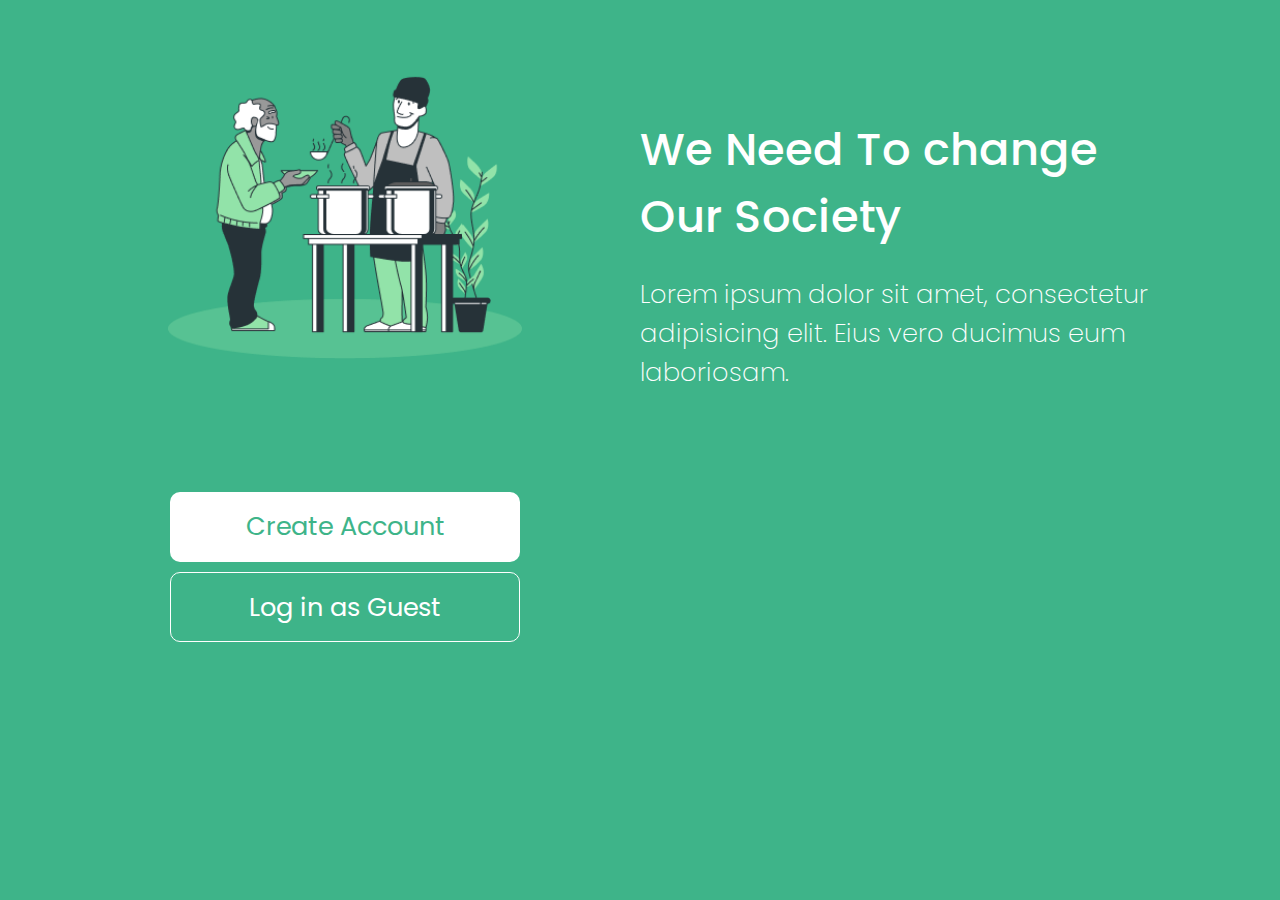
<file: index.html>
<!DOCTYPE html>
<html lang="en">
  <head>
    <meta charset="UTF-8" />
    <meta http-equiv="X-UA-Compatible" content="IE=edge" />
    <meta name="viewport" content="width=device-width, initial-scale=1.0" />
    <link
      rel="stylesheet"
      href="https://cdnjs.cloudflare.com/ajax/libs/font-awesome/5.15.4/css/all.min.css"
    />
    <link rel="stylesheet" href="style.css" />
    <title>On boarding</title>
  </head>
  <body>
    <main>
      <!-- image -->
      <div class="main-img">
        <img src="./images/on-boarding.png" alt="" class="main-image" />
      </div>

      <!-- content -->
      <div class="content">
        <h1 class="main-heading">We Need To change Our Society</h1>
        <p class="main-para">
          Lorem ipsum dolor sit amet, consectetur adipisicing elit. Eius vero
          ducimus eum laboriosam.
        </p>
      </div>

      <!-- buttons -->
      <div class="buttons">
        <a href="./After signup/after-signup.html" class="create-account"
          >Create Account</a
        >
        <a href="#" class="log-in">Log in as Guest</a>
      </div>
    </main>
  </body>
</html>
</file>
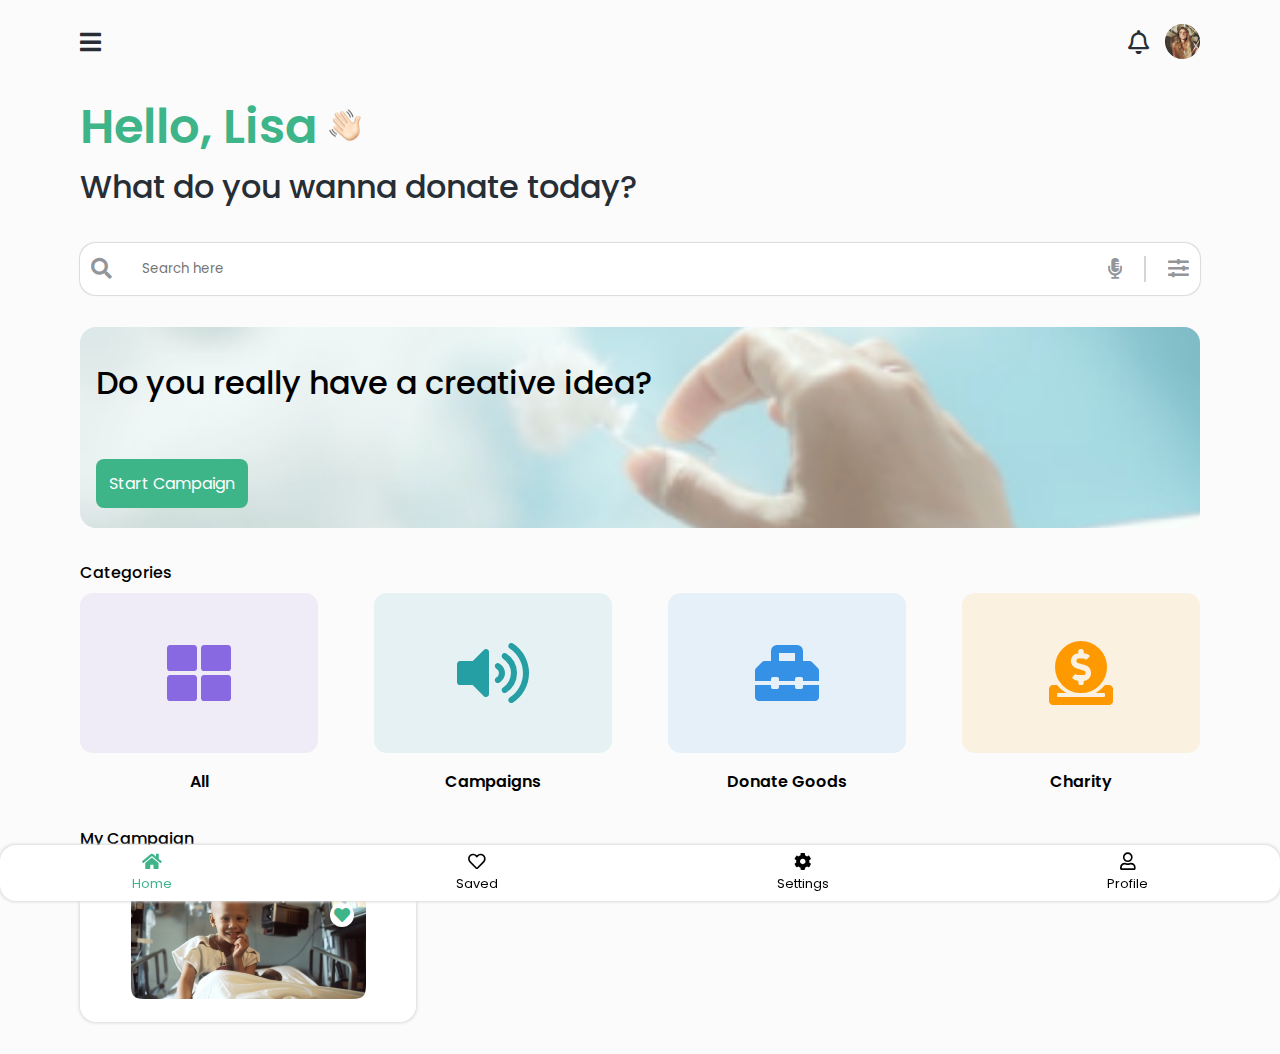
<file: After signup/after-signup.html>
<!DOCTYPE html>
<html lang="en">
<head>
    <meta charset="UTF-8">
    <meta http-equiv="X-UA-Compatible" content="IE=edge">
    <meta name="viewport" content="width=device-width, initial-scale=1.0">
    <!--FONT AWESOME LIBRARY STYLE LINK-->
    <link rel="stylesheet" href="https://cdnjs.cloudflare.com/ajax/libs/font-awesome/5.15.4/css/all.min.css" />
    <!--STYLE CSS FILE-->
    <link rel="stylesheet" href="after-signup.css" />
    <title>After Signup</title>
</head>
<body>
    <!-- HEADER START -->
    <header>
        <nav>
            <i class="fas fa-bars"></i>
        </nav>
        <div class="img-profile">
            <i class="far fa-bell"></i>
            <img src="../images/Ellipse 36.png">
        </div>
    </header>
    <!--HEADER END-->
    <main>
        <!--HEADING SECTION START-->
        <section id="heading">
            <h1>Hello, Lisa <img src="../images/hand.svg"></h1>
            <p>What do you wanna donate today?</p>
        </section>
        <!--HEADING SECTION END-->
        <!--SEARCH SECTION START-->
        <section id="search">
            <form>
                <i class="fas fa-search"></i>
                <input type="text" placeholder="Search here">
                <i class="fas fa-microphone-alt"></i>
                <label></label>
                <i class="fas fa-sliders-h"></i>
            </form>
        </section>
        <!--SEARCH SECTION END-->
        <!--CAMPAIGN SECTION START-->
        <section id="campaign">
            <h2>Do you really have a creative <label>idea?</label></h2>
            <a href="../Inside fundraiser1/inside-fundraiser1.html">start campaign</a>
        </section>
        <!--CAMPAIGN SECTION END-->
        <!--FRAME SECTION START-->
        <section id="frame">
            <p>categories</p>
            <div class="boxes">
                <div class="box">
                    <i class="fas fa-th-large purple"></i>
                    <span>all</span>
                </div>
                <div class="box">
                    <i class="fas fa-volume-up green"></i>
                    <span>campaigns</span>
                </div>
                <div class="box">
                    <i class="fas fa-toolbox blue"></i>
                    <span>donate goods</span>
                </div>
                <div class="box">
                    <i class="fas fa-donate orange"></i>
                    <span>charity</span>
                </div>
            </div>
        </section>
        <!--FRAME SECTION END-->
        <!--GROUP SECTION START-->
        <section id="group">
            <p>my campaign</p>
            <figure>
                <div>
                    <img src="../images/unsplash_yg1Zayn0Few.png">
                    <span><i class="fas fa-heart"></i></span>
                </div>
            </figure>
        </section>
        <!--GROUP SECTION END-->
        <!--NAV-BAR SECTON START-->
        <section id="nav-bar">
            <ul>
                <li>
                    <a href="#" class="spacial">
                        <i class="fas fa-home"></i>
                        <span>home</span>
                    </a>
                </li>
                <li>
                    <a href="#">
                        <i class="far fa-heart"></i>
                        <span>saved</span>
                    </a>
                </li>
                <li>
                    <a href="#">
                        <i class="fas fa-cog"></i>
                        <span>settings</span>
                    </a>
                </li>
                <li>
                    <a href="#">
                        <i class="far fa-user"></i>
                        <span>profile</span>
                    </a>
                </li>
            </ul>
        </section>
    <!--NAV-BAR SECTION END-->
    </main>
</body>
</html>
</file>
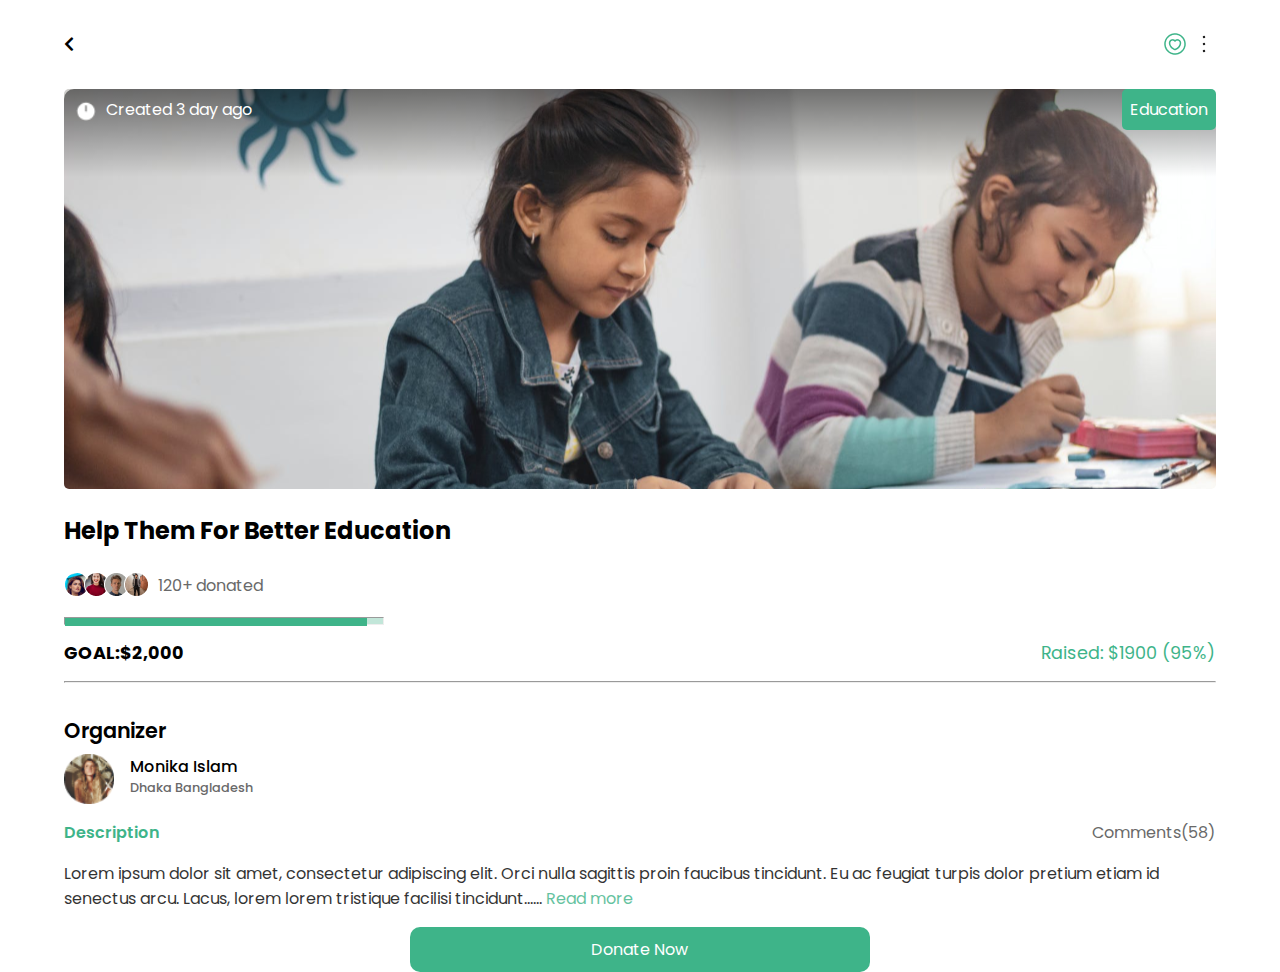
<file: Inside fundraiser1/inside-fundraiser1.html>
<!DOCTYPE html>
<html lang="en">

<head>
    <meta charset="UTF-8">
    <meta http-equiv="X-UA-Compatible" content="IE=edge">
    <meta name="viewport" content="width=device-width, initial-scale=1.0">
    <link rel="stylesheet" href="https://cdnjs.cloudflare.com/ajax/libs/font-awesome/5.15.4/css/all.min.css" />
    <link rel="stylesheet" href="inside-fundraiser1.css" />

    <title>Inside Fundraiser1</title>
</head>

<body>

    <nav>
        <i class="fas fa-chevron-left arrow"></i>
        <img class="more" src="img/more 1.png" alt="more">
        <img class="heart" src="img/heart-circle 4.png" alt="heart-circle">
    </nav>
    <div class="background">
        <span class="bg"></span>
        <div class="row">
            <div>
                <img src="img/timer-1 2.png" alt="timer">
                <p class="head">Created 3 day ago</p>
            </div>
            <p class="edu">Education</p>
        </div>
    </div>
    <section id="donate">
        <h3>Help them for better education</h3>
        <figure class="images">
            <img style="left: 0;" src="img/1.png" alt="">
            <img style="left: 20px;" src="img/2.png" alt="">
            <img style="left: 40px;" src="img/3.png" alt="">
            <img style="left: 60px;" src="img/4.png" alt="">
        </figure>
        <p class="donated">120+ donated</p>
        <div class="line"><span> </span></div>
        <!-- <div class="lineStyle"><img class="line" src="img/line.png" alt=""></div> -->

        <div>
            <h6>GOAL:$2,000</h6>
            <p>Raised: $1900 (95%)</p>
        </div>
        <hr>
    </section>
    <section class="detial">
        <h2>Organizer</h2>
        <div class="row1">
            <img src="img/monika.png" alt="">
            <div class="spacial">
                <p>Monika Islam</p>
                <span>Dhaka Bangladesh</span>
            </div>
        </div>
        <div class="row2">
            <p class="description">
                <a href="../See blog/see-blog.html">Description</a></p>
            <p class="comments">Comments(58)</p>
        </div>
        <p class="paragraph">Lorem ipsum dolor sit amet, consectetur adipiscing elit. Orci nulla sagittis proin faucibus tincidunt. Eu ac feugiat turpis dolor pretium etiam id senectus arcu. Lacus, lorem lorem tristique facilisi tincidunt...... <span> Read more</span>
        </p>
        <div id="btn">
            <a href="#">donate now</a>
        </div>
    </section>
</body>

</html>
</file>
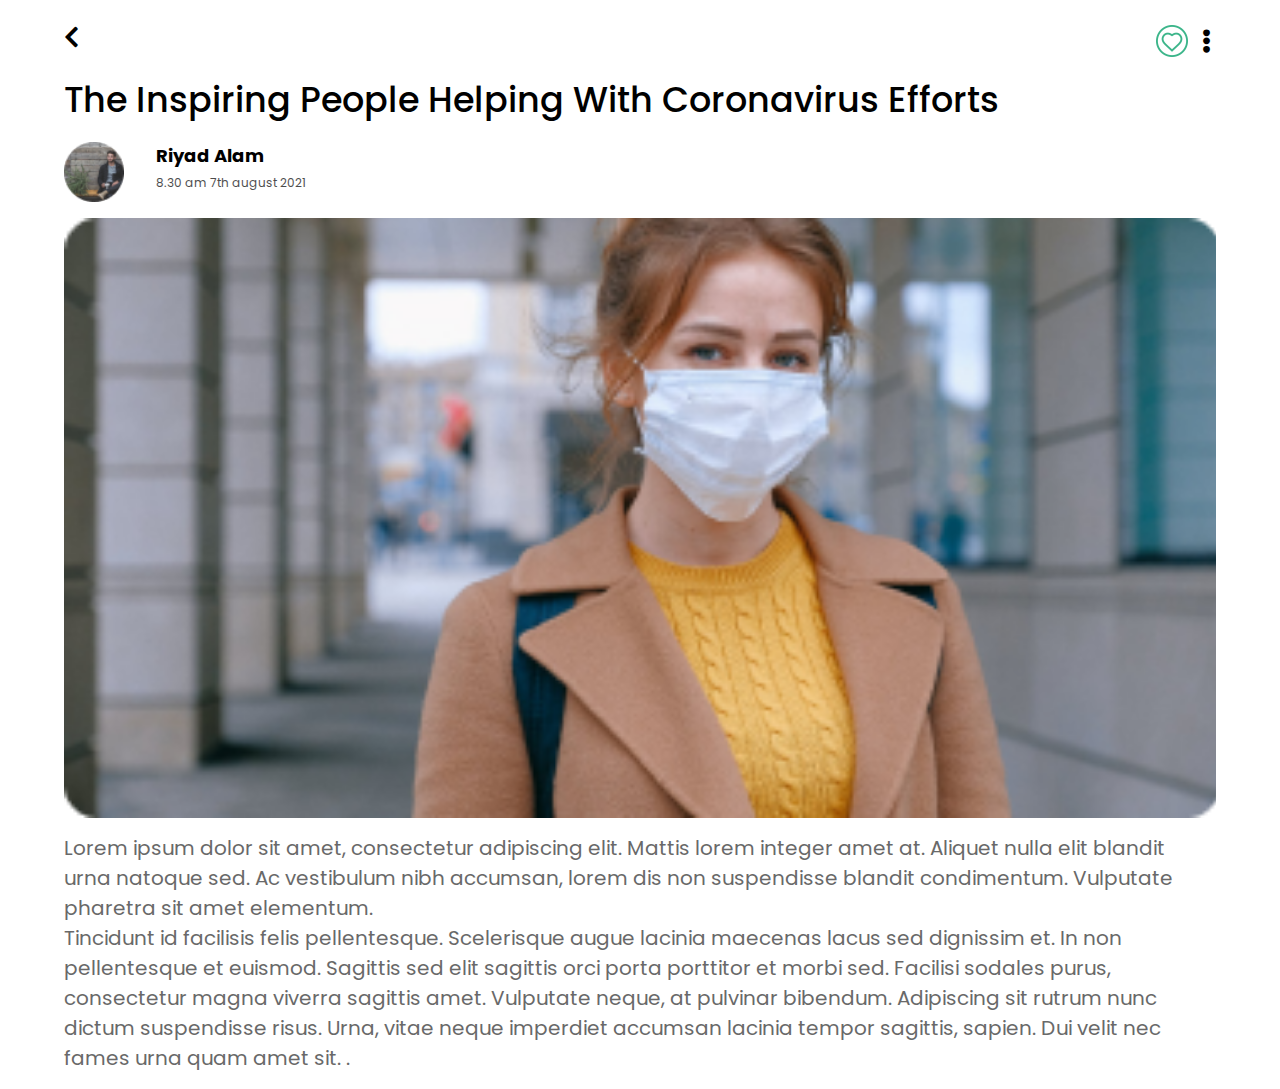
<file: See blog/see-blog.html>
<!DOCTYPE html>
<html lang="en">
  <head>
    <meta charset="UTF-8" />
    <meta http-equiv="X-UA-Compatible" content="IE=edge" />
    <meta name="viewport" content="width=device-width, initial-scale=1.0" />
    <link
      rel="stylesheet"
      href="https://cdnjs.cloudflare.com/ajax/libs/font-awesome/5.15.4/css/all.min.css"
    />
    <link rel="stylesheet" href="see-blog.css" />
    <title>Blog</title>
  </head>
  <body>
      <!-- start the header section -->
    <header>
      <div class="left-side">
        <i class="fas fa-chevron-left"></i>
      </div>
      <div class="right-side">
        <img src="../images\love.png" alt="." />
        <div class="more"><i class="fas fa-ellipsis-v"></i></div>
      </div>
    </header>
    <!-- end the header section -->
    <section class="top-par">
      <p>The Inspiring People Helping With Coronavirus Efforts</p>
    </section>
    
    <section class="author">
      <div class="person"><img src="../images\Ellipse 36 (1).png" /></div>
      <div class="author-inf">
        <h6>Riyad Alam</h6>
        <p class="time">8.30 am 7th august 2021</p>
      </div>
    </section>

    <div class="photo"></div>

    <section class="blog">
      <p>
        Lorem ipsum dolor sit amet, consectetur adipiscing elit. Mattis lorem
        integer amet at. Aliquet nulla elit blandit urna natoque sed. Ac
        vestibulum nibh accumsan, lorem dis non suspendisse blandit condimentum.
        Vulputate pharetra sit amet elementum. <p>Tincidunt id facilisis felis
        pellentesque. Scelerisque augue lacinia maecenas lacus sed dignissim et.
        In non pellentesque et euismod. Sagittis sed elit sagittis orci porta
        porttitor et morbi sed. Facilisi sodales purus, consectetur magna
        viverra sagittis amet. Vulputate neque, at pulvinar bibendum. Adipiscing
        sit rutrum nunc dictum suspendisse risus. Urna, vitae neque imperdiet
        accumsan lacinia tempor sagittis, sapien. Dui velit nec fames urna quam
        amet sit. .</p>
      </p>
    </section>
  </body>
</html>
</file>
<file: style.css>
@import url('https://fonts.googleapis.com/css2?family=Metrophobic&family=Poppins:ital,wght@0,100;0,200;0,300;0,400;0,500;0,600;0,700;0,800;0,900;1,100;1,200;1,300;1,400;1,500;1,600;1,700;1,800;1,900&display=swap');

* {
  font-family: 'Metrophobic', sans-serif;
  font-family: 'Poppins', sans-serif;
  margin: 0;
  padding: 0;
  box-sizing: border-box;
}

body {
  background-color: #3eb489;
}

main {
  padding: 20px;
}

/* img */

.main-img {
  width: 100%;
  text-align: center;
  margin-bottom: 50px;
}

.main-image {
  width: 90%;
}

/* content */

.content {
  width: 100%;
  margin-bottom: 20px;
}

.main-heading {
  font-size: 1.4rem;
  color: white;
  font-weight: 500;
  margin-bottom: 15px;
  width: 80%;
}

.main-para {
  font-size: 0.8rem;
  color: white;
  font-weight: 200;
  width: 90%;
}

/* buttons */

.buttons {
  width: 100%;
}

.create-account {
  display: block;
  width: 343px;
  height: 50px;
  border-radius: 10px;
  border: none;
  background-color: white;
  color: #3eb489;
  font-size: 0.8rem;
  margin: auto auto 10px;
  cursor: pointer;
  text-decoration: none;
  text-align: center;
  padding: 15px;
}

.log-in {
  display: block;
  width: 343px;
  height: 50px;
  border-radius: 10px;
  border: 0.5px solid white;
  background-color: #3eb489;
  color: white;
  font-size: 0.8rem;
  margin: auto;
  cursor: pointer;
  text-decoration: none;
  text-align: center;
  padding: 15px;
}

@media screen and (min-width: 768px) {
  main {
    padding: 50px;
  }

  html {
    font-size: 30px;
  }
  .main-heading {
    margin-bottom: 25px;
  }

  .content {
    margin-bottom: 100px;
  }

  .create-account {
    width: 350px;
    height: 70px;
  }

  .log-in {
    width: 350px;
    height: 70px;
  }
}

@media screen and (min-width: 1024px) {
  main {
    display: flex;
    flex-wrap: wrap;
    flex-direction: row;
    align-items: flex-end;
    height: 400px;
  }

  html {
    font-size: 32px;
  }
  .main-img {
    width: 50%;
    text-align: center;
    margin-bottom: 120px;
  }
  .main-image {
    width: 60%;
  }

  .content {
    width: 50%;
    margin-bottom: 100px;
  }

  .buttons {
    width: 50%;
  }
}
</file>
<file: After signup/after-signup.css>
@import url('https://fonts.googleapis.com/css2?family=Metrophobic&family=Poppins:ital,wght@0,100;0,200;0,300;0,400;0,500;0,600;0,700;0,800;0,900;1,100;1,200;1,300;1,400;1,500;1,600;1,700;1,800;1,900&display=swap');

* {
    font-family: 'Metrophobic', sans-serif;
    font-family: 'Poppins', sans-serif;
    padding: 0;
    margin: 0;
    box-sizing: border-box;
    transition: all 0.3s ease-in-out;
}

i {
    cursor: pointer;
}

body {
    padding-top: 1.5rem;
    background-color: #fbfbfb;
}

section {
    margin: 0 1rem;
}

/* HEADER STYLE START */

header {
    display: flex;
    justify-content: space-between;
    padding: 0 1rem;
}

header i {
    font-size: 1.5rem;
    color: #282E35;
}

header nav {
    display: flex;
    justify-content: center;
    align-items: center;
}

header .img-profile {
    display: flex;
    justify-content: space-between;
    align-items: center;
}

header .img-profile img {
    margin-left: 1rem;
}

/* LARGE SCREEN HEADER STYLE START */
@media (min-width: 1200px) {
    header {
        padding: 0 5rem;
    }
}
/* LARGE SCREEN HEADER STYLE END */

/* MEDIAM SCREEN HEADER STYLE START */
@media (min-width: 992px) and (max-width: 1200px) {
    header {
        padding: 0 5rem;
    }
}
/* MEDIAM SCREEN HEADER STYLE END */

/* HEADER STYLE END */

/* HEADING STYLE START */

#heading {
    padding: 0rem 0;
    margin-bottom: 1.5rem;
    margin-top: 1rem;
}

#heading h1 {
    color: #3EB489;
    font-weight: 600;
}

#heading p {
    font-weight: 500;
    color: #282E35;
}

/* LARGE SCREEN HEADING STYLE START */
@media (min-width: 1200px) {
    #heading {
        padding: 0rem 0;
        margin: 2rem 5rem;
    }

    #heading h1 {
        font-size: 3rem;
    }

    #heading h1 img{
        width: 2rem;
    }

    #heading p {
        font-size: 2rem;
    }
}
/* LARGE SCREEN STYLE END */

/* MEDIAM SCREEN HEADING STYLE START */
@media (min-width: 992px) and (max-width: 1200px) {
    #heading {
        padding: 0rem 0;
        margin: 2rem 5rem;
    }

    #heading h1 {
        font-size: 2.5rem;
    }

    #heading h1 img{
        width: 1.5rem;
    }

    #heading p {
        font-size: 1.5rem;
    }
}
/* MEDIAM SCREEN HEADING STYLE END */

/* HEADING STYLE END */

/* SEARCH STYLE START */

#search {
    display: flex;
    background-color: white;
    border-radius: 1rem;
    padding: 0rem 1rem;
    box-shadow: 0 0 1px 0.5px #dadada;
}

#search form {
    width: 100%;
    display: flex;
    justify-content: space-around;
    align-items: center;
}

#search i {
    font-size: 1.3rem;
    color: #282E35;
    opacity: 0.5;
}

#search form input {
    outline: 0;
    border: 0;
    width: 60%;
    padding: 1rem 0.5rem;
    color: #282E35;
}

#search form label {
    border-left: 2px solid #282E35;
    width: 2px;
    height: 50%;
    opacity: 0.2;
}

/* LARGE SCREEN SEARCH STYLE START */
@media (min-width: 1200px) {
    #search {
        padding: 0rem 0;
        margin: 2rem 5rem;
    }

    #search form input {
        width: 85%;
    }
}
/* LARGE SCREEN SEARCH STYLE END */

/* MEDIAM SCREEN SEARCH STYLE START */
@media (min-width: 992px) and (max-width: 1200px) {
    #search {
        padding: 0rem 0;
        margin: 2rem 5rem;
    }

    #search form input {
        width: 85%;
    }
}
/* MEDIAM SCREEN SEARCH STYLE END */

/* SEARCH STYLE END */

/* CAMPAIGN STYLE START */

#campaign {
    background-image: url("../images/unsplash_fZRpn21atJs.png");
    background-position: center center;
    background-repeat: no-repeat;
    background-size: cover;
    padding: 2rem 1rem;
    border-radius: 1rem;
}

#campaign h2 {
    font-size: 1.1rem;
    width: 55%;
    margin-bottom: 1rem;
}

#campaign a {
    background-color: #3EB489;
    padding: 0.8rem 0.8rem;
    border-radius: 0.5rem;
    text-decoration: none;
    text-transform: capitalize;
    color: white;
    text-align: center;
    font-size: 0.8rem;
    font-weight: 300;
    
}

#campaign a:hover{
    background-color: #259EA4;
}

/* LARGE SCREEN CAMPAIGN STYLE START */
@media (min-width: 1200px) {
    #campaign {
        margin: 0rem 5rem;
    }

    #campaign h2 {
        font-size: 2rem;
        font-weight: 500;
        margin-bottom: 4rem;
        width: 100%;
    }

    #campaign a {
        font-size: 1rem;
        font-weight: 400;
    }
}
/* LARGE SCREEN CAMPAIGN STYLE END */

/* MEDIAM SCREEN CAMPAIGN STYLE START */
@media (min-width: 992px) and (max-width: 1200px) {
    #campaign {
        margin: 0rem 5rem;
    }

    #campaign h2 {
        font-size: 2rem;
        font-weight: 500;
        margin-bottom: 4rem;
        width: 100%;
    }

    #campaign a {
        font-size: 1rem;
        font-weight: 400;
    }
}
/* MEDIAM SCREEN CAMPAIGN STYLE END */

/* SMALL SCREEN COMPAIGN STYLE START */
@media (min-width: 768px) and (max-width: 991px) {
    #campaign h2 {
        margin-bottom: 2rem;
    }
}
/* SMALL SCREEN COMPAIGN STYLE END */

/* CAMPAIGN STYLE END */

/* FRAME STYLE START */

#frame {
    display: flex;
    flex-direction: column;
    margin: 0.8rem 1rem;
}

#frame p {
    font-weight: 500;
    text-transform: capitalize;
}

#frame .boxes {
    display: flex;
    justify-content: space-between;
    align-items: center;
    margin-top: 0.5rem;
}

#frame .boxes .box {
    display: flex;
    flex-wrap: wrap;
    justify-content: center;
    align-items: center;
    width: calc(85% / 4);
    
}

#frame .boxes .box i {  
    font-size: 2rem;
    padding: 1rem;
    border-radius: 0.8rem;
    width: 100%;
    text-align: center;
    margin-bottom: 1rem;
    
}

#frame .boxes .box i.purple {
    background-color: rgba(137, 105, 226 , 0.1);
    color: #8969E2;
}
#frame .boxes .box i.green {
    background-color: rgba(37, 158, 164, 0.1);
    color: #259EA4;
}
#frame .boxes .box i.blue {
    background-color: rgba(52, 145, 230, 0.1);
    color: #3491E6;
}
#frame .boxes .box i.orange {
    background-color: rgba(255, 153, 0, 0.1);
    color: #FF9900;
}

#frame .boxes .box span {
    font-size: 0.6rem;
    text-transform: capitalize;
    font-weight: 500;
}

/* LARGE SCREEN FRAME STYLE START */
@media (min-width: 1200px) {
    #frame {
        padding: 0rem 0;
        margin: 2rem 5rem;
    }

    #frame .boxes .box i {
        padding: 3rem;
        font-size: 4rem;
    }

    #frame .boxes .box span {
        font-size: 1rem;
        font-weight: 600;
    }
}
/* LARGE SCREEN FRAME STYLE END */

/* MEDIAM SCREEN FRAME STYLE START */
@media (min-width: 992px) and (max-width: 1200px) {
    #frame {
        padding: 0rem 0;
        margin: 2rem 5rem;
    }

    #frame .boxes .box i {
        padding: 2.5rem;
        font-size: 3.5rem;
    }

    #frame .boxes .box span {
        font-size: 1rem;
        font-weight: 600;
    }
}
/* MEDIAM SCREEN FRAME STYLE END */

/* SMALL SCREEN FRAME STYLE START */
@media (min-width: 768px) and (max-width: 991px) {
    #frame .boxes .box i {
        padding: 1.5rem;
        font-size: 2.5rem;
    }

    #frame .boxes .box span {
        font-size: 1rem;
        font-weight: 600;
    }
}
/* SMALL SCREEN FRAME STYLE END */

/* SMALL SCREEN FRAME STYLE START */
@media (min-width: 768px) and (max-width: 991px) {
    #frame .boxes .box i {
        font-size: 2rem;
        padding: 1.5rem;
    }

    #frame .boxes .box span {
        font-size: 1rem;
        font-weight: 600;
    }
}
/* SMALL SCREEN FRAME STYLE END */

/* FRAME STYLE END */

/* GROUP STYLE START */

#group {
    display: flex;
    flex-wrap: wrap;
    flex-direction: column;

}

#group p {
    margin-bottom: 1.5rem;
    font-weight: 500;
    text-transform: capitalize;
}

#group figure {
    padding: 1rem;
    background-color: white;
    width: 80%;
    border-radius: 1rem;
    display: flex;
    justify-content: center;
    align-items: center;
    box-shadow: 0 0 3px 0.5px #dadada;
}

#group figure div {
    position: relative;
}

#group figure div span{
    border-radius: 50%;
    position: absolute;
    right: 5%;
    top: 10%;
    color: #3EB489;
    background-color: white;
    width: 1.5rem;
    height: 1.5rem;
    display: flex;
    justify-content: center;
    align-items: center;
    font-size: 1rem;
}


/* LARGE SCREEN GROUP STYLE START */
@media (min-width: 1200px) {
    #group {
        padding: 0rem 0;
        margin: 2rem 5rem;
    }

    #group figure {
        width: 30%;
    }
}
/* LARGE SCREEN GROUP STYLE END */

/* MEDIAM SCREEN GROUP STYLE START */
@media (min-width: 992px) and (max-width: 1200px) {
    #group {
        padding: 0rem 0;
        margin: 2rem 5rem;
    }

    #group figure {
        width: 30%;
    }
}
/* MEDIAM SCREEN GROUP STYLE END */

/* SMALL SCREEN GROUP STYLE START */
@media (min-width: 768px) and (max-width: 991px) {
    #group figure {
        width: 50%;
    }
}
/* SMALL SCREEN GROUP STYLE END */

/* GROUP STYLE END */

/* NAV-BAR STYLE START */

#nav-bar {
    position: fixed;
    bottom: -1px;
    left: 0;
    width: 100%;
    padding: 0.5rem 0;
    background-color: white;
    display: flex;
    justify-content: space-between;
    align-items: center;
    margin: 0;
    border-radius: 1rem;
    box-shadow: 0 0 3px 0.5px #dadada;
}

#nav-bar ul {
    display: flex;
    justify-content: space-between;
    align-items: center;
    list-style: none;
    width: 100%;
    height: 100%;
}

#nav-bar ul li {
    display: flex;
    flex-direction: column;
    justify-content: space-between;
    align-items: center;
    width: calc(95% / 4);
}

#nav-bar ul li a {
    display: flex;
    flex-direction: column;
    justify-content: center;
    align-items: center;
    text-decoration: none;
    color: black;
    width: 100%;
    height: 100%;
    transition: all 0.3s ease-in-out;
}

#nav-bar ul li a i {
    font-size: 1.1rem;
    margin-bottom: 0.3rem;
}

#nav-bar ul li a span {
    font-size: 0.8rem;
    text-transform: capitalize;
}

#nav-bar ul li a:hover {
    color: #3EB489;
}

#nav-bar ul li a.spacial {
    color: #3EB489;
}

/* NAV-BAR-STYLE END */
</file>
<file: Inside fundraiser1/inside-fundraiser1.css>
@import url("https://fonts.googleapis.com/css2?family=Metrophobic&family=Poppins:ital,wght@0,100;0,200;0,300;0,400;0,500;0,600;0,700;0,800;0,900;1,100;1,200;1,300;1,400;1,500;1,600;1,700;1,800;1,900&display=swap");
* {
    font-family: "Metrophobic", sans-serif;
    font-family: "Poppins", sans-serif;
    box-sizing: border-box;
    padding: 0;
    margin: 0;
    transition: all 0.1s ease-in;
}

body {
    padding-top: 1rem;
}

nav {
    padding: 1rem 1rem;
}

ul {
    text-decoration: none;
}

.more,
.heart {
    float: right;
    padding-left: 5px;
}

.background {
    position: relative;
    padding-bottom: 10rem;
    background: url("img/back.svg") no-repeat;
    background-position: center center;
    background-size: cover;
    background-repeat: no-repeat;
    position: relative;
    margin: 1rem;
    /* border-end-start-radius: 10px; */
    margin-top: 0;
}

.background .bg {
    position: absolute;
    width: 100%;
    height: 100%;
    left: 0;
    top: 0;
    z-index: 0;
    background-image: linear-gradient(180deg, black 0%, transparent 22%);
    opacity: 0.5;
    border-radius: 10px;
}

.background .row {
    position: relative;
    display: flex;
    justify-content: space-between;
    z-index: 10;
}

.background .row div {
    display: flex;
    justify-content: flex-start;
    align-items: center;
    width: 50%;
    margin-left: 10px;
}

.background .row div img {
    width: 1.5rem;
    height: 1.5rem;
}

.background .row div p {
    font-size: 0.8rem;
    color: white;
}

.edu {
    padding: 2px 5px;
    border-radius: 5px;
    background-color: #3eb489;
    color: white;
    font-size: 12px;
}

#donate {
    padding: 0 1rem;
}

#donate h3 {
    font-size: 20px;
    line-height: 20px;
    text-transform: capitalize;
}

.images {
    position: relative;
    width: 90px;
    display: inline-block;
    vertical-align: middle;
    height: 30px;
    margin: 15px 0;
}

.images img {
    position: absolute;
    top: 0;
}

.img1 img {
    left: 0;
}

.img2 img {
    left: 20px;
}

.img3 img {
    left: 40px;
}

.img4 img {
    left: 60px;
}

.donated {
    font-size: 12px;
    line-height: 12px;
    color: #696969;
    display: inline-block;
}

#donate div.line {
    z-index: 0;
    display: block;
    width: 20rem;
    height: 0.5rem;
    margin-left: 0;
    border-style: inset;
    border-width: 1px;
    background-color: #C2E6D9;
}

#donate div span {
    background-color: #3eb489;
    display: block;
    width: 95%;
    height: 0.5rem;
    margin-left: 0;
    border-width: 1px;
}


/* .line {
    display: block;
} */

#donate div {
    display: flex;
    justify-content: space-between;
    align-items: center;
}

#donate div h6 {
    margin: 15px 0;
    font-size: 16px;
    border-bottom: #696969;
}

#donate div p {
    margin: 15px 0;
    color: #3eb489;
    font-size: 14px;
}

.detial h2 {
    font-weight: 500;
    font-size: 16px;
    margin-top: 5px;
}

.detial {
    padding: 0 1rem;
}

.detial span {
    padding-top: 10px;
    color: #696969;
}

.detial div {
    display: flex;
}

.detial .spacial {
    flex-direction: column;
    margin-left: 1rem;
}

.detial .spacial span {
    padding: 0;
    margin: 0;
    font-size: 0.8rem;
}

.detial .row1 {
    margin-top: 0.5rem;
}

.detial .row2 {
    margin: 1rem 0;
    display: flex;
    justify-content: space-between;
    align-items: center;
}

.detial .row2 .description a {
    text-decoration: none;
    color: #3eb489;
}

.detial .row2 .comments {
    color: #696969;
    font-size: 14px;
    line-height: 14px;
}

#btn {
    width: 100%;
    display: flex;
    justify-content: center;
    align-items: center;
    margin-top: 20px 0;
}

.paragraph {
    opacity: 0.8;
    font-size: 0.8rem;
}

.paragraph span {
    color: #3eb489;
}

#btn {
    display: flex;
    justify-content: center;
    align-items: center;
    width: 100%;
}

#btn a {
    display: flex;
    background-color: #3eb489;
    text-decoration: none;
    width: 90%;
    padding: 10px;
    border-radius: 10px;
    justify-content: center;
    align-items: center;
    color: white;
    text-transform: capitalize;
}

@media (min-width: 1200px) {
    nav {
        padding: 0 2rem;
    }
    .background {
        height: 400px;
        margin: 1rem 2rem;
        border-radius: 5px;
    }
    .background .row {
        margin: 0.5rem;
    }
    .background .row img {
        width: 2rem;
    }
    .background .row .head {
        font-size: 1rem;
        margin-left: 0.5rem;
    }
    .background .row .edu {
        font-size: 1rem;
        padding: 0.5rem;
    }
    #donate {
        padding: 0 2rem;
        margin-bottom: 1rem;
    }
    #donate h3 {
        font-size: 2rem;
        margin-bottom: 1rem;
    }
    #donate div h6 {
        font-size: 20px;
    }
    #donate div p {
        font-size: 1rem;
    }
    #donate .donated {
        font-size: 1rem;
    }
    #donate .line {
        width: 35%;
    }
    .detial {
        padding: 0 2rem;
    }
    .detial h2 {
        font-size: 1.5rem;
        font-weight: 600;
    }
    .detial .row1 img {
        width: 50px;
    }
    .detial .row1 .spacial {
        font-weight: 500;
    }
    .detial .row2 .description {
        font-size: 20px;
        font-weight: 600;
    }
    .detial .row2 .comments {
        font-size: 18px;
    }
    .detial .paragraph {
        font-size: 1.2rem;
    }
    .detial #btn a {
        margin-top: 1rem;
        width: 40%;
    }
}


/* medium screen */

@media (min-width: 992px) and (max-width: 1999px) {
    nav {
        padding: 1rem 4rem;
    }
    .background {
        height: 400px;
        margin: 1rem 4rem;
        border-radius: 5px;
    }
    .background .row {
        margin: 0.5rem 0;
    }
    .background .row img {
        width: 2rem;
    }
    .background .row .head {
        font-size: 1rem;
        margin-left: 0.5rem;
    }
    .background .row .edu {
        font-size: 1rem;
        padding: 0.5rem;
    }
    #donate {
        padding: 1rem 4rem;
        margin-bottom: 1rem;
    }
    #donate h3 {
        font-size: 1.5rem;
        margin-bottom: 1rem;
    }
    #donate div h6 {
        font-size: 1.1rem;
    }
    #donate div p {
        font-size: 1.1rem;
    }
    #donate .donated {
        font-size: 1rem;
    }
    #donate .line {
        width: 35%;
    }
    .detial {
        padding: 0 4rem;
    }
    .detial h2 {
        font-size: 1.3rem;
        font-weight: 600;
    }
    .detial .row1 img {
        width: 50px;
    }
    .detial .row1 .spacial {
        font-weight: 500;
    }
    .detial .row2 .description {
        font-size: 1rem;
        font-weight: 600;
    }
    .detial .row2 .comments {
        font-size: 1rem;
    }
    .detial .paragraph {
        font-size: 1rem;
    }
    .detial #btn a {
        margin-top: 1rem;
        width: 40%;
    }
}

@media (min-width: 600px) and (max-width: 991px) {
    nav {
        padding: 0 2rem;
    }
    .background {
        height: 300px;
        margin: 1rem 2rem;
        border-radius: 5px;
    }
    .background .row {
        margin: 0.5rem 0;
    }
    .background .row img {
        width: 2rem;
    }
    .background .row .head {
        font-size: 0.8rem;
        margin-left: 0.5rem;
    }
    .background .row .edu {
        font-size: 0.8rem;
        padding: 0.5rem;
    }
    #donate {
        padding: 0 2rem;
        margin-bottom: 1rem;
    }
    #donate h3 {
        font-size: 1.5rem;
        margin-bottom: 1rem;
    }
    #donate div h6 {
        font-size: 0.9rem;
    }
    #donate div p {
        font-size: 0.9rem;
    }
    #donate .donated {
        font-size: 1rem;
    }
    #donate .line {
        width: 40%;
    }
    .detial {
        padding: 0 3rem;
    }
    .detial h2 {
        font-size: 1.1rem;
        font-weight: 600;
    }
    .detial .row1 img {
        width: 50px;
    }
    .detial .row1 .spacial {
        font-weight: 500;
    }
    .detial .row2 .description {
        font-size: 0.9rem;
        font-weight: 600;
    }
    .detial .row2 .comments {
        font-size: 0.9rem;
    }
    .detial .paragraph {
        font-size: 0.9rem;
    }
    .detial #btn a {
        margin-top: 1rem;
        width: 40%;
    }
}
</file>
<file: See blog/see-blog.css>
@import url("https://fonts.googleapis.com/css2?family=Metrophobic&family=Poppins:ital,wght@0,100;0,200;0,300;0,400;0,500;0,600;0,700;0,800;0,900;1,100;1,200;1,300;1,400;1,500;1,600;1,700;1,800;1,900&display=swap");

* {
  font-family: "Metrophobic", sans-serif;
  font-family: "Poppins", sans-serif;
  margin: 0;
  padding: 0;
  box-sizing: border-box;
}
body {
  padding: 1rem 0;
  
}
header {
  display: flex;
  justify-content: space-between;
  align-items: center;
  padding: 0 1rem;
}

.right-side {
  display: flex;
  justify-content: space-between;
  align-items: center;
}
.right-side img {
  padding: 4px;
  margin-top: 5px;
  width: 30px;
  /* height: 30px; */
}

.more {
  width: 24px;
  height: 24px;
  left: 359px;
  top: 50px;
  margin-top: 4px;
  padding-left: 10px;
}
.top-par {
  font-family: Metrophobic, bold;
  font-style: normal;
  font-weight: 500;
  font-size: 16px;
  padding: 0 1rem;
  margin-top: 12px;
  display: flex;
  justify-content: flex-start;
  align-items: center;
}
.top-par p {
  width: 100%;
  height: 100%;
}
.person {
  margin-left: 16px;
  width: 50px;
  height: 50px;
}
.author-info {
  width: 142px;
  height: 32px;
  left: 82px;
  top: 173px;
}
.author {
  display: flex;
  margin-top: 13px;
}
.time {
  font-size: 12px;
  opacity: 0.7;
}

.photo {
  margin: 0 1rem;
  height: 178px;
  background: url("../images/Rectangle\ 1485.png");
  border-radius: 10px;
  background-size: cover;
  background-repeat: no-repeat;
}
.blog {
  font-family: Metropolis;
  font-size: 13px;
  padding: 0 1rem;
  margin-top: 15px;
  color: #696969;
}
.author .person img {
  width: 40px;
  height: 40px;
}

@media (min-width: 1200px) {
  header {
    padding: 0 4rem;
  }
  header div i {
    font-size: 1.5rem;
  }
  .right-side img{
    padding: 4px;
    margin-top: 5px;
    width: 40px;
  }
  .top-par {
    font-family: Metrophobic, bold;
    font-style: normal;
    font-weight: 500;
    font-size: 35px;
    padding: 0 4rem;
  }
  .author .person  {
    margin-left: 16px;
    width: 60px;
    height: 60px;
}
.author .person img {
  width: 100%;
  height: 100%;
}
.author-inf h6 {
  font-size: 18px;
  margin-bottom:5px;
}
.author-inf{
  margin-left:2rem;
}

  .author {
    padding: 0 3rem;
    width:100%;
    margin: 1rem 0;
  }
  .photo {
    height: 600px;
    margin-top: 1rem;
    margin:0  4rem;
  }
  .blog {
    font-size: 20px;
    padding:0 4rem;
    
  }
}
@media (min-width: 992px) and (max-width: 1200px) {
  header {
    padding: 0 4rem;
  }
  .top-par {
    font-family: Metrophobic, bold;
    font-style: normal;
    font-weight: 500;
    font-size: 28px;
    padding: 0 4rem;
    margin-top: 18px;
  }
  
  .author {
    padding: 0 3rem;
    margin-top: 15px;
   
  }
  .photo {
    margin: 0 4rem;
    height: 500px;
    border-radius: 10px;
    background-size: cover;
    background-repeat: no-repeat;
    margin-top:12px;
  }
  .blog {
    font-size: 22px;
    padding: 0 4rem;
   
  }
}
@media (min-width: 600px) and (max-width: 992px) {
  header {
    padding: 0 4rem;
  }
  .top-par {
    font-family: Metrophobic, bold;
    font-style: normal;
    font-weight: 500;
    font-size: 22px;
    padding: 0 4rem;
    margin-top: 15px;
  }
  .author {
    margin-top: 16px;
    padding: 0 3rem;
  }
  .photo {
    margin: 0 4rem;
    height: 400px;
    border-radius: 10px;
    background-size: cover;
    background-repeat: no-repeat;
    margin-top:12px;
  }
  .blog {
    padding: 0 4rem;
    font-size: 20px;
    margin-bottom: 0;
  }
}
</file>
